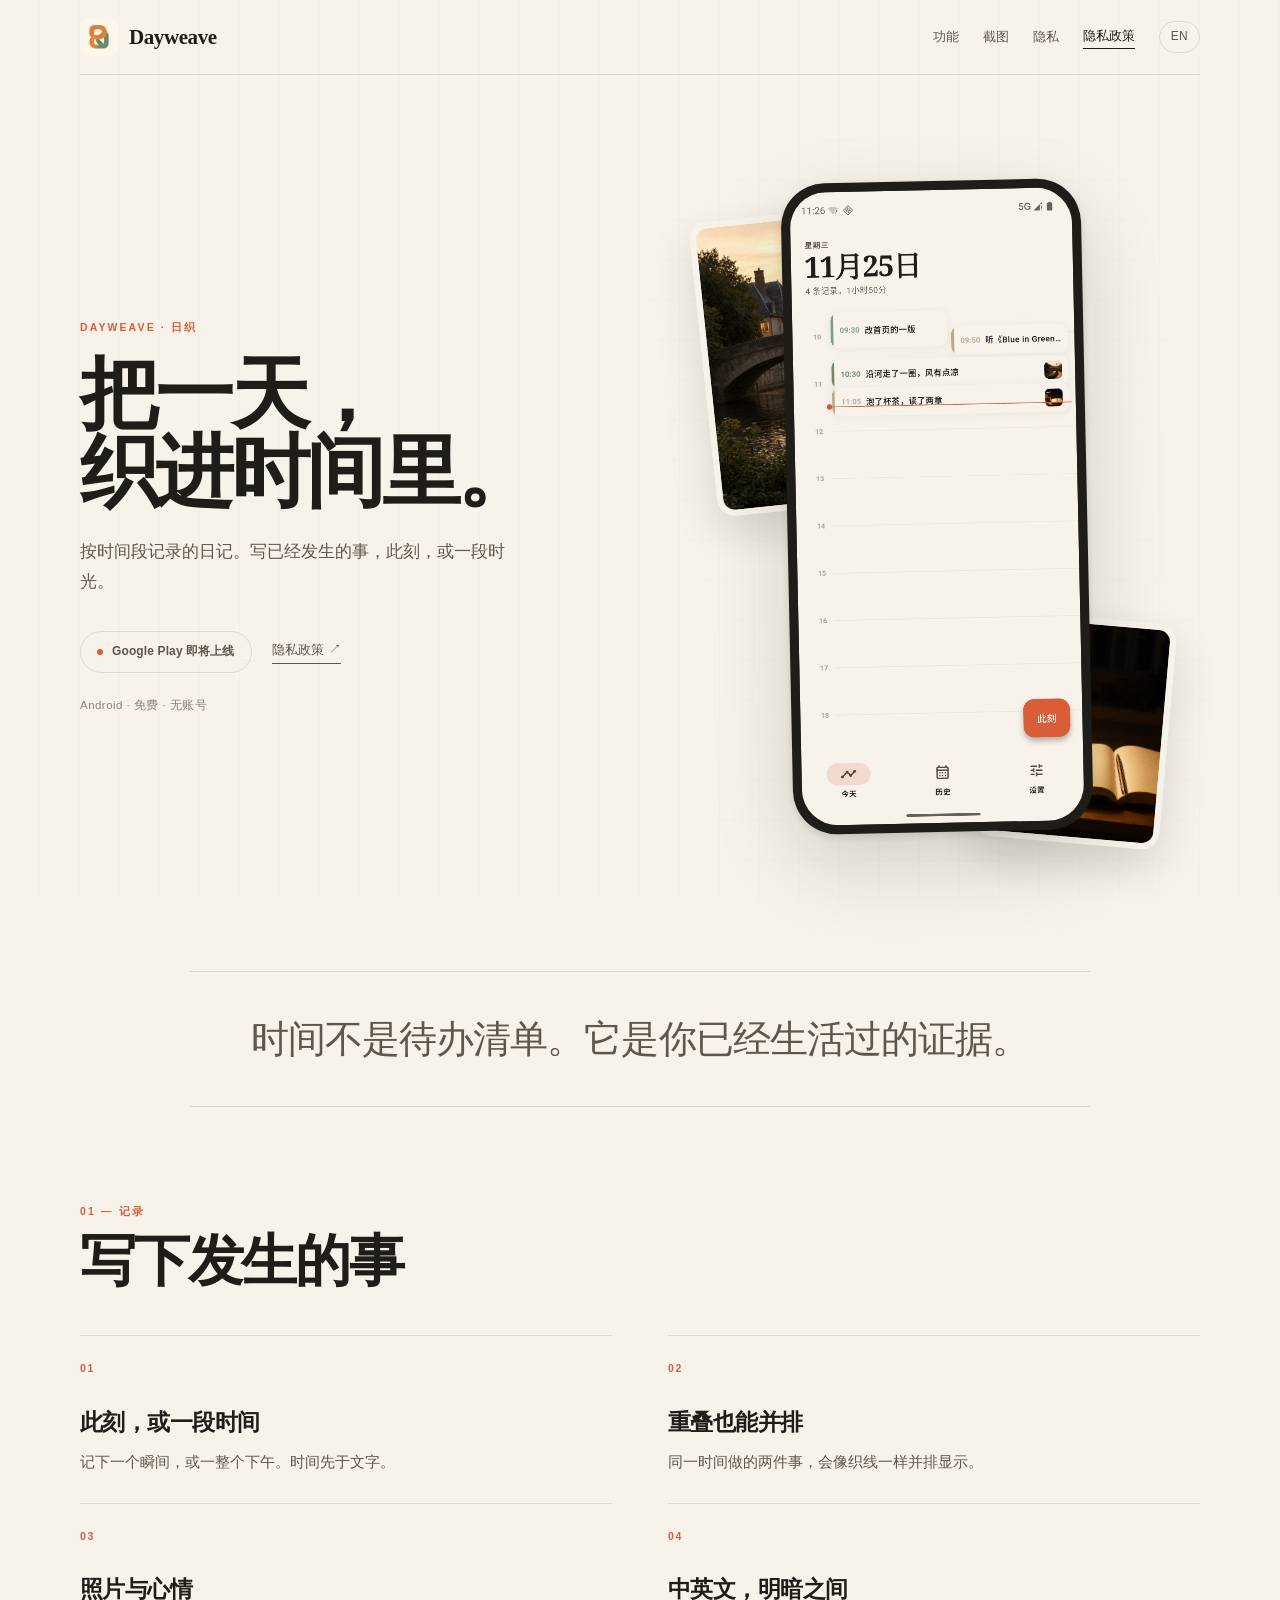
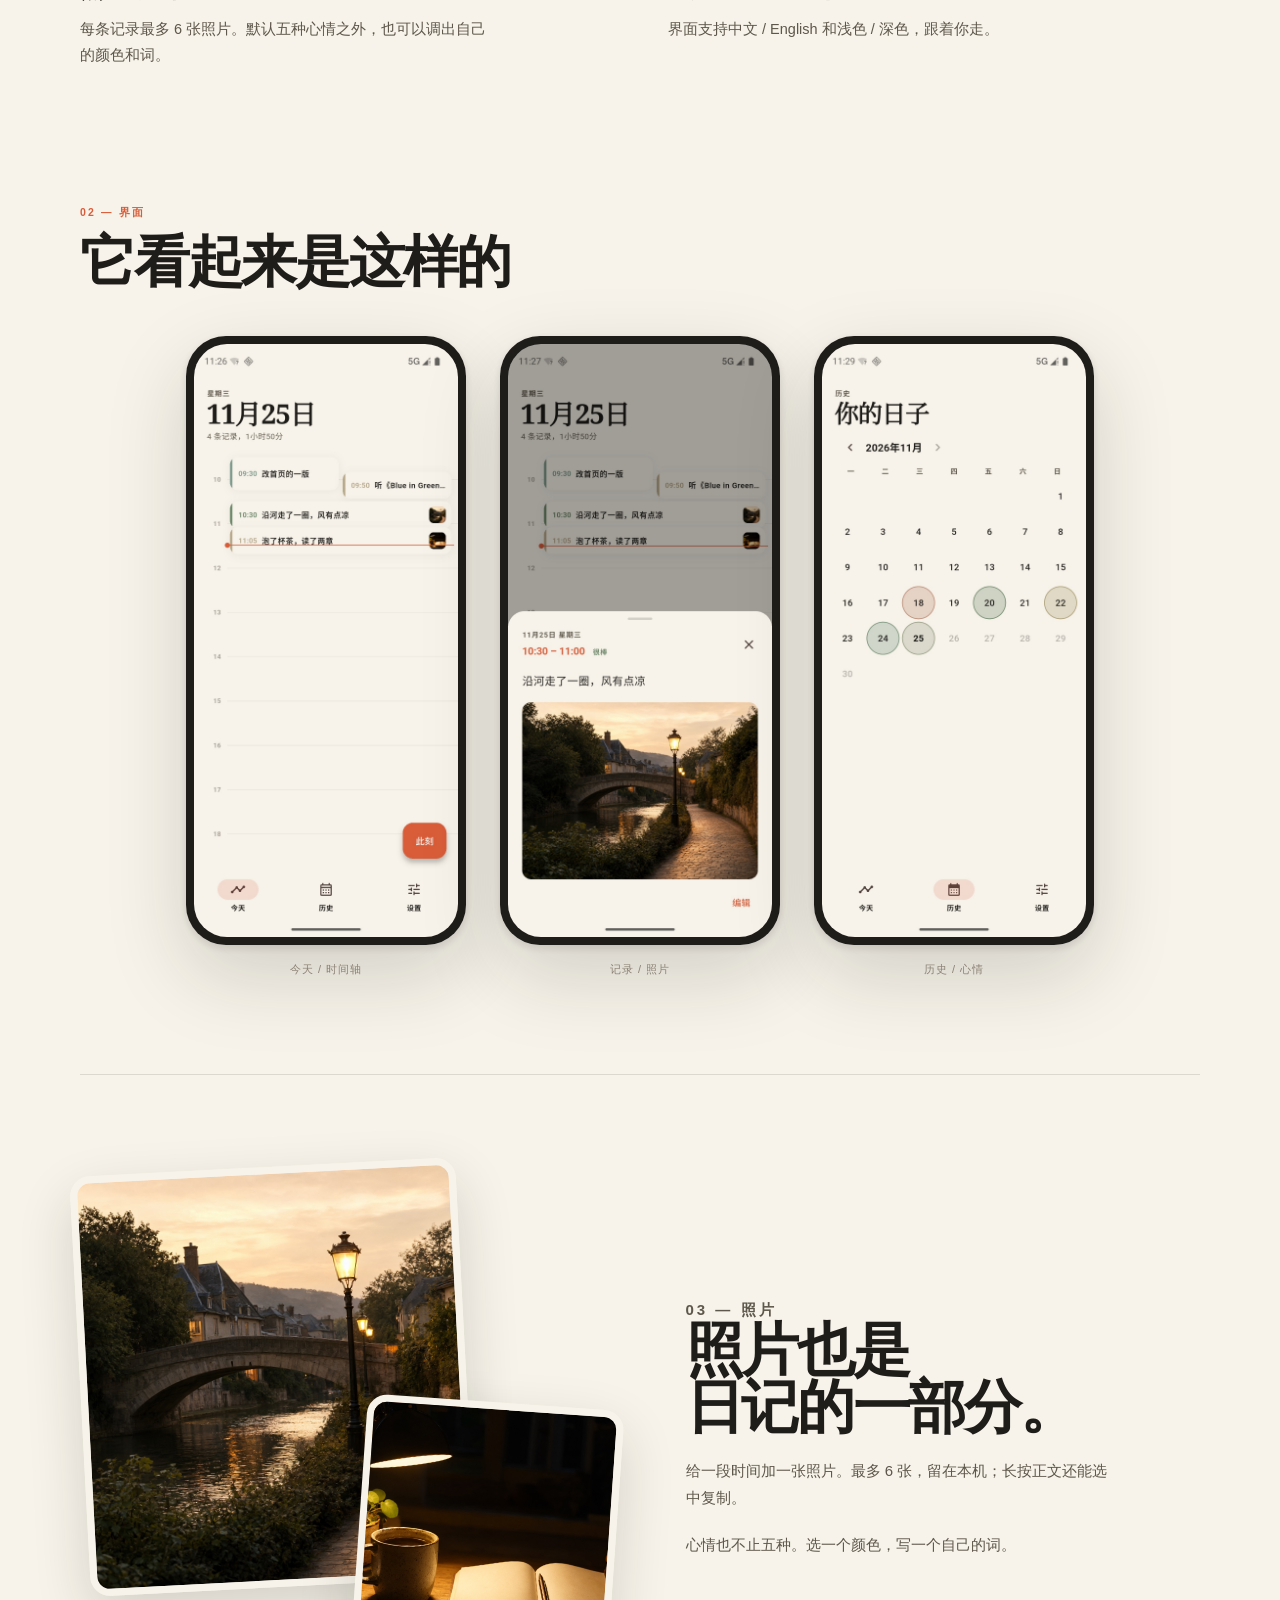
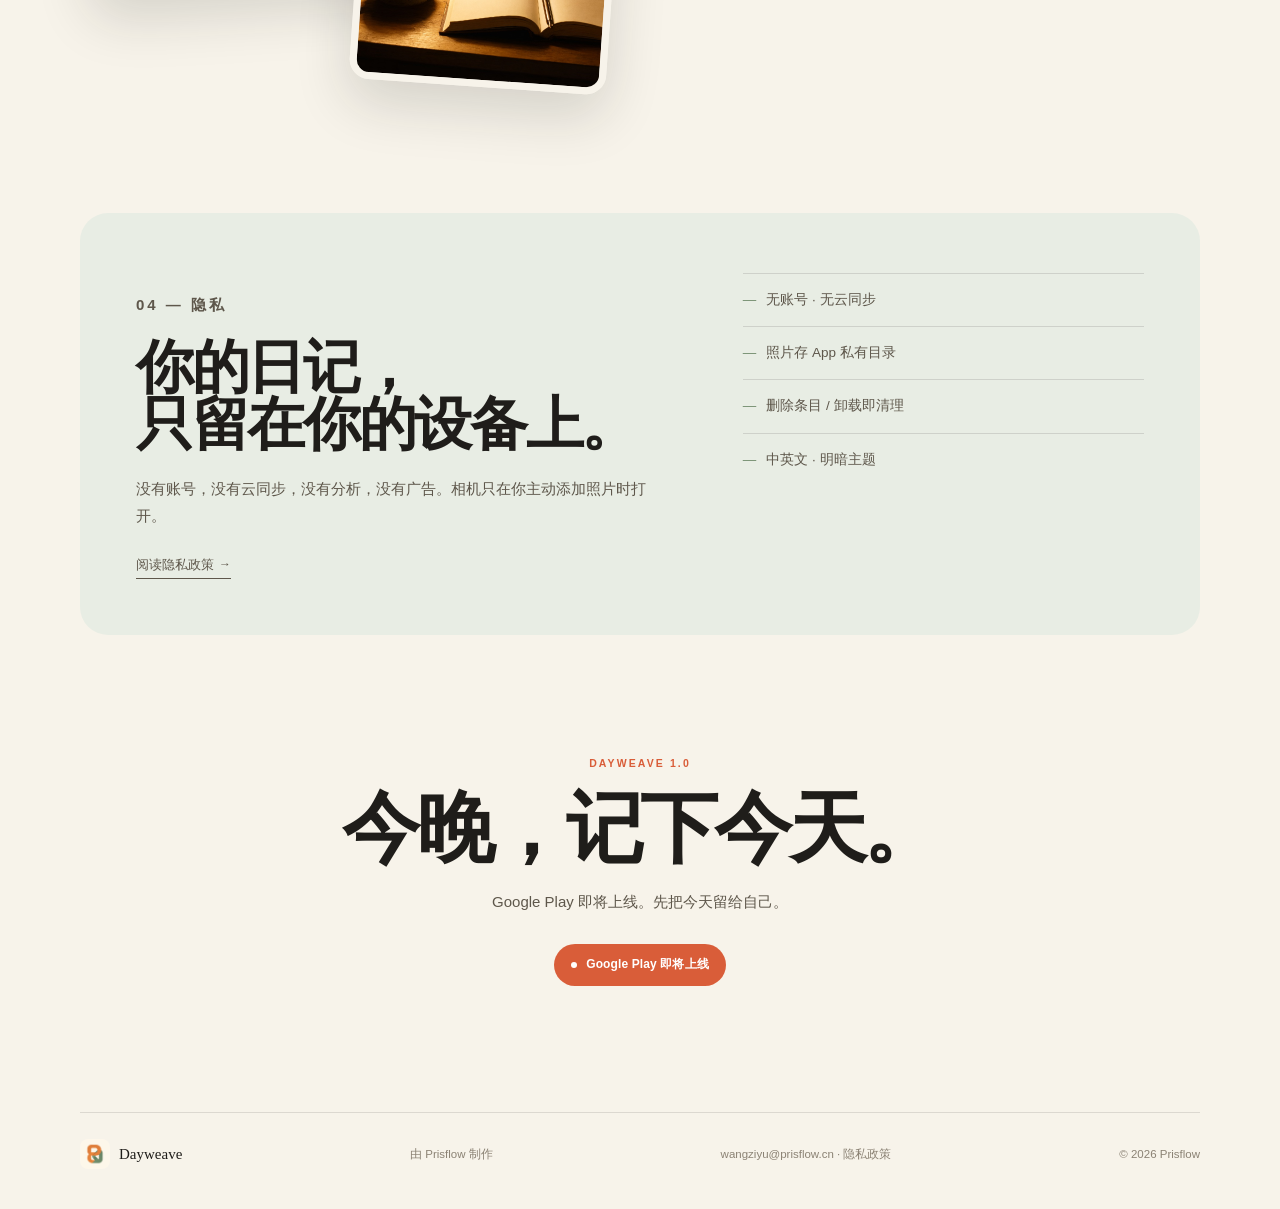
<file: index.html>
<!doctype html>
<html lang="zh-CN" data-lang="zh">
<head>
  <meta charset="utf-8">
  <meta name="viewport" content="width=device-width, initial-scale=1">
  <title>Dayweave · 日织 — 把一天，织进时间里</title>
  <meta name="description" content="Dayweave 日织：按时间块记录的日记。此刻或一段时光，照片与心情，重叠也能并排。Android 免费，无账号。">
  <meta name="theme-color" content="#F7F3EA">
  <meta property="og:type" content="website">
  <meta property="og:title" content="Dayweave · 日织">
  <meta property="og:description" content="把一天，织进时间里。A diary of time blocks.">
  <meta property="og:url" content="https://dayweave.prisflow.com/">
  <meta property="og:image" content="https://dayweave.prisflow.com/assets/brand/og.png">
  <link rel="icon" href="assets/brand/favicon.png" sizes="64x64">
  <link rel="apple-touch-icon" href="assets/brand/apple-touch-icon.png">
  <link rel="stylesheet" href="styles.css">
</head>
<body>
  <header class="site-header">
    <a class="brand" href="./" aria-label="Dayweave">
      <img src="assets/brand/mark-256.png" alt="" width="38" height="38">
      <span>Dayweave</span>
    </a>
    <nav class="site-nav" aria-label="Main">
      <a href="#features"><span class="zh">功能</span><span class="en">Features</span></a>
      <a href="#screens"><span class="zh">截图</span><span class="en">Screens</span></a>
      <a href="#privacy"><span class="zh">隐私</span><span class="en">Privacy</span></a>
      <a class="nav-policy" href="privacy/"><span class="zh">隐私政策</span><span class="en">Policy</span></a>
      <button id="lang-toggle" type="button" aria-label="Switch language">EN</button>
    </nav>
  </header>

  <main>
    <section class="hero" id="top">
      <div class="hero-copy">
        <p class="eyebrow">DAYWEAVE · 日织</p>
        <h1 class="display zh">把一天，<br>织进时间里。</h1>
        <h1 class="display en">Your day,<br>woven in time.</h1>
        <p class="lede zh">按时间段记录的日记。写已经发生的事，此刻，或一段时光。</p>
        <p class="lede en">A diary of time blocks. Record what happened — a moment, or a stretch of the day.</p>
        <div class="hero-actions">
          <span class="pill"><span class="dot" aria-hidden="true"></span><span class="zh">Google Play 即将上线</span><span class="en">Coming soon on Google Play</span></span>
          <a class="quiet-link" href="privacy/"><span class="zh">隐私政策</span><span class="en">Privacy policy</span><span aria-hidden="true">↗</span></a>
        </div>
        <p class="fineprint"><span class="zh">Android · 免费 · 无账号</span><span class="en">Android · Free · No account</span></p>
      </div>

      <div class="hero-art">
        <figure class="photo-card photo-river" aria-hidden="true">
          <img src="assets/photos/river-dusk.jpg" alt="">
        </figure>
        <div class="phone phone-main">
          <img src="assets/screenshots/today-zh.jpg" alt="Dayweave 今日时间轴 / Today timeline">
        </div>
        <figure class="photo-card photo-tea" aria-hidden="true">
          <img src="assets/photos/tea-notebook.jpg" alt="">
        </figure>
      </div>
    </section>

    <section class="manifesto">
      <p class="zh">时间不是待办清单。它是你已经生活过的证据。</p>
      <p class="en">Time is not a to-do list. It is evidence of a day lived.</p>
    </section>

    <section class="section" id="features">
      <div class="section-head">
        <p class="eyebrow">01 — <span class="zh">记录</span><span class="en">Record</span></p>
        <h2 class="display zh">写下发生的事</h2>
        <h2 class="display en">Write what happened</h2>
      </div>
      <div class="feature-grid">
        <article class="feature">
          <span class="num">01</span>
          <h3 class="zh">此刻，或一段时间</h3>
          <h3 class="en">A moment, or a range</h3>
          <p class="zh">记下一个瞬间，或一整个下午。时间先于文字。</p>
          <p class="en">Capture one instant, or a whole afternoon. Time comes before the words.</p>
        </article>
        <article class="feature">
          <span class="num">02</span>
          <h3 class="zh">重叠也能并排</h3>
          <h3 class="en">Overlaps sit side by side</h3>
          <p class="zh">同一时间做的两件事，会像织线一样并排显示。</p>
          <p class="en">Two things at once? They sit next to each other, like threads.</p>
        </article>
        <article class="feature">
          <span class="num">03</span>
          <h3 class="zh">照片与心情</h3>
          <h3 class="en">Photos and moods</h3>
          <p class="zh">每条记录最多 6 张照片。默认五种心情之外，也可以调出自己的颜色和词。</p>
          <p class="en">Up to six photos per entry. Beyond the five defaults, make a mood with your own color and word.</p>
        </article>
        <article class="feature">
          <span class="num">04</span>
          <h3 class="zh">中英文，明暗之间</h3>
          <h3 class="en">Chinese / English, light / dark</h3>
          <p class="zh">界面支持中文 / English 和浅色 / 深色，跟着你走。</p>
          <p class="en">The interface follows you, in either language and either light.</p>
        </article>
      </div>
    </section>

    <section class="section screens" id="screens">
      <div class="section-head">
        <p class="eyebrow">02 — <span class="zh">界面</span><span class="en">Interface</span></p>
        <h2 class="display zh">它看起来是这样的</h2>
        <h2 class="display en">This is what it looks like</h2>
      </div>
      <div class="phone-row">
        <figure class="phone-figure">
          <div class="phone"><img src="assets/screenshots/today-zh.jpg" alt="今日时间轴 / Today timeline" loading="lazy"></div>
          <figcaption><span class="zh">今天 / 时间轴</span><span class="en">Today / Timeline</span></figcaption>
        </figure>
        <figure class="phone-figure">
          <div class="phone"><img src="assets/screenshots/detail-zh.jpg" alt="带照片的记录详情 / Entry with photo" loading="lazy"></div>
          <figcaption><span class="zh">记录 / 照片</span><span class="en">Entry / Photo</span></figcaption>
        </figure>
        <figure class="phone-figure">
          <div class="phone"><img src="assets/screenshots/history-zh.jpg" alt="圆形心情月历 / Mood calendar" loading="lazy"></div>
          <figcaption><span class="zh">历史 / 心情</span><span class="en">History / Moods</span></figcaption>
        </figure>
      </div>
    </section>

    <section class="section photo-story">
      <div class="photo-stack">
        <figure class="photo-large">
          <img src="assets/photos/river-dusk.jpg" alt="暮色里的河岸" loading="lazy">
        </figure>
        <figure class="photo-small">
          <img src="assets/photos/tea-notebook.jpg" alt="夜晚的书桌与茶" loading="lazy">
        </figure>
      </div>
      <div class="photo-copy">
        <p class="eyebrow">03 — <span class="zh">照片</span><span class="en">Photos</span></p>
        <h2 class="display zh">照片也是<br>日记的一部分。</h2>
        <h2 class="display en">Photos are part<br>of the day.</h2>
        <p class="zh">给一段时间加一张照片。最多 6 张，留在本机；长按正文还能选中复制。</p>
        <p class="en">Add a photo to a time block. Up to six, kept on your device; long-press the text to copy it.</p>
        <p class="zh">心情也不止五种。选一个颜色，写一个自己的词。</p>
        <p class="en">Moods are not limited to five. Pick a color and write your own word.</p>
      </div>
    </section>

    <section class="section privacy-band" id="privacy">
      <div class="privacy-copy">
        <p class="eyebrow">04 — <span class="zh">隐私</span><span class="en">Privacy</span></p>
        <h2 class="display zh">你的日记，<br>只留在你的设备上。</h2>
        <h2 class="display en">Your diary stays<br>on your device.</h2>
        <p class="zh">没有账号，没有云同步，没有分析，没有广告。相机只在你主动添加照片时打开。</p>
        <p class="en">No account, no cloud sync, no analytics, no ads. The camera opens only when you add a photo.</p>
        <a class="quiet-link" href="privacy/"><span class="zh">阅读隐私政策</span><span class="en">Read the privacy policy</span><span aria-hidden="true">→</span></a>
      </div>
      <ul class="privacy-list">
        <li><span class="zh">无账号 · 无云同步</span><span class="en">No account · no cloud sync</span></li>
        <li><span class="zh">照片存 App 私有目录</span><span class="en">Photos stay in private storage</span></li>
        <li><span class="zh">删除条目 / 卸载即清理</span><span class="en">Delete an entry / uninstall to clear</span></li>
        <li><span class="zh">中英文 · 明暗主题</span><span class="en">Chinese / English · light / dark</span></li>
      </ul>
    </section>

    <section class="closing">
      <p class="eyebrow">DAYWEAVE 1.0</p>
      <h2 class="display zh">今晚，记下今天。</h2>
      <h2 class="display en">Tonight, write today down.</h2>
      <p class="zh">Google Play 即将上线。先把今天留给自己。</p>
      <p class="en">Coming soon to Google Play. Keep today for yourself.</p>
      <span class="pill"><span class="dot" aria-hidden="true"></span><span class="zh">Google Play 即将上线</span><span class="en">Coming soon on Google Play</span></span>
    </section>
  </main>

  <footer class="footer">
    <div class="footer-brand">
      <img src="assets/brand/mark-256.png" alt="" width="30" height="30">
      <span>Dayweave</span>
    </div>
    <p><span class="zh">由 Prisflow 制作</span><span class="en">Made by Prisflow</span></p>
    <p><a href="mailto:wangziyu@prisflow.cn">wangziyu@prisflow.cn</a> · <a href="privacy/"><span class="zh">隐私政策</span><span class="en">Privacy</span></a></p>
    <p>© 2026 Prisflow</p>
  </footer>

  <script src="app.js" defer></script>
</body>
</html>
</file>
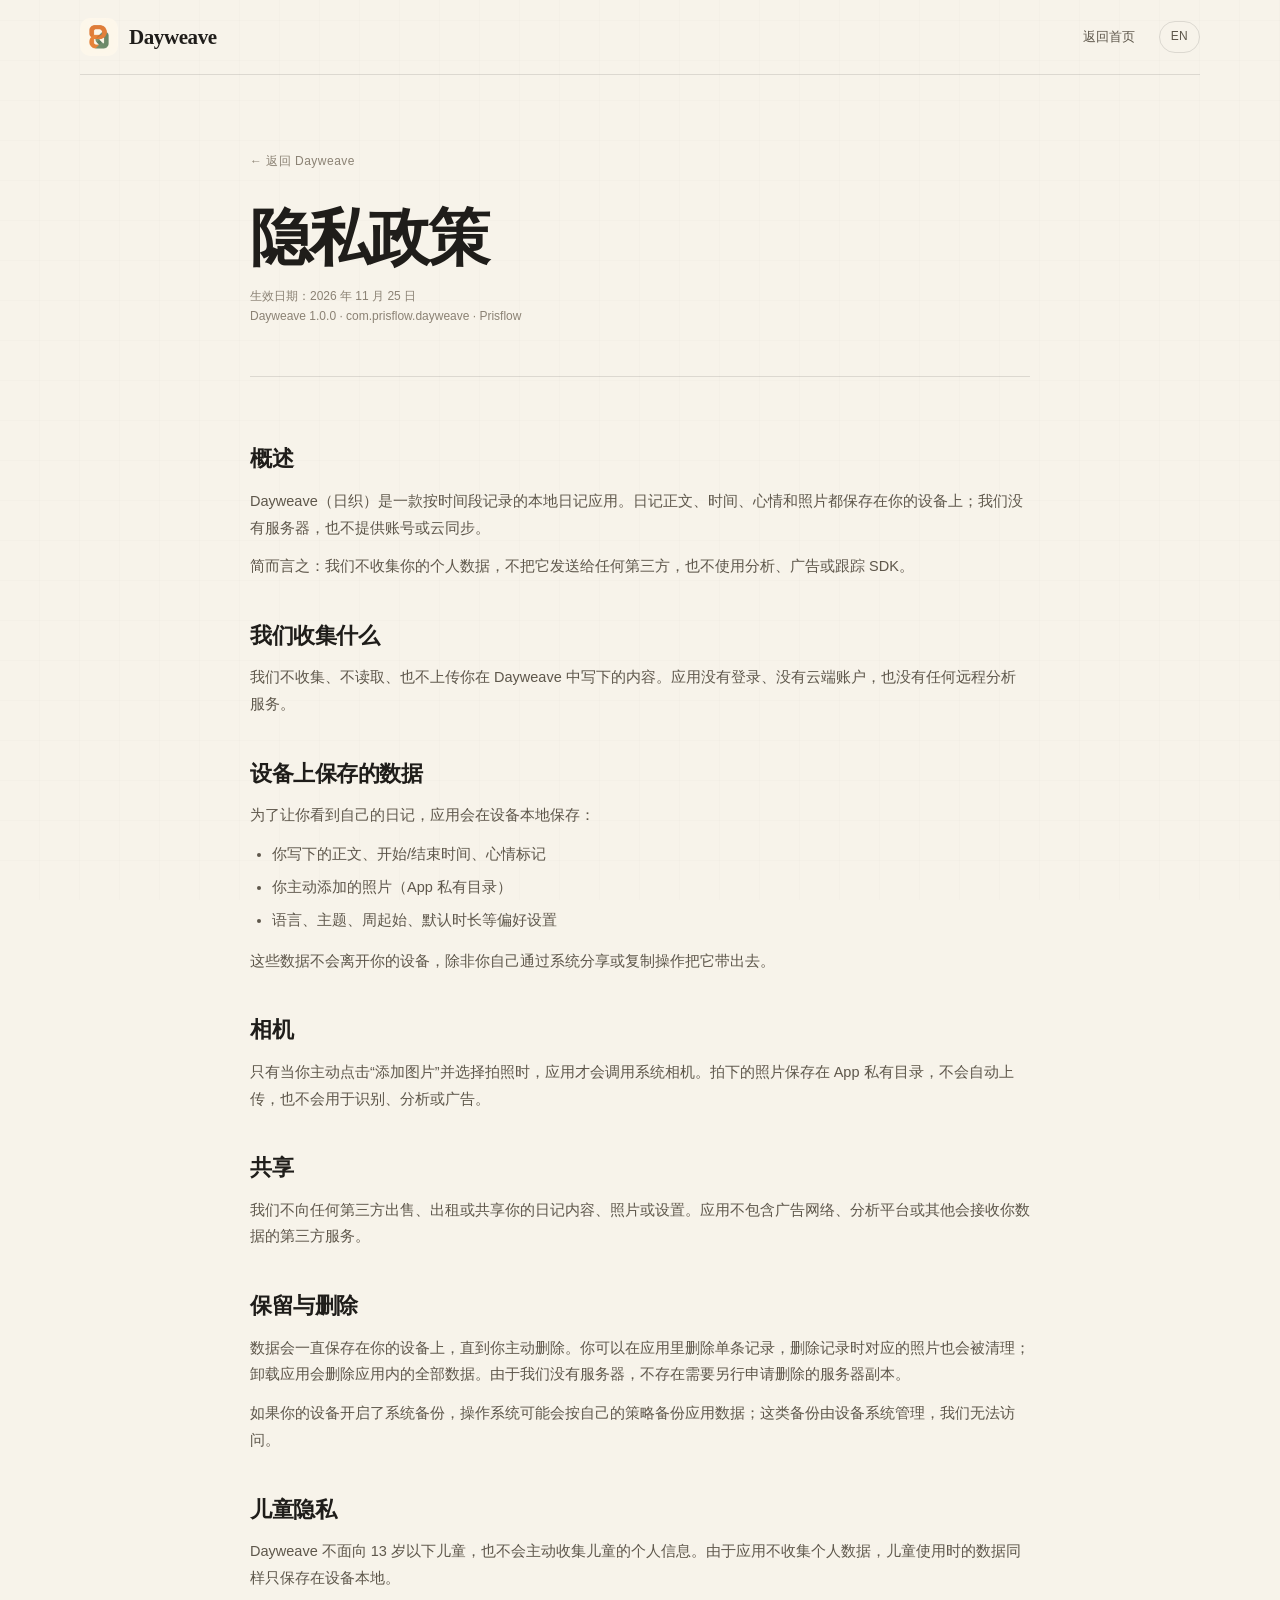
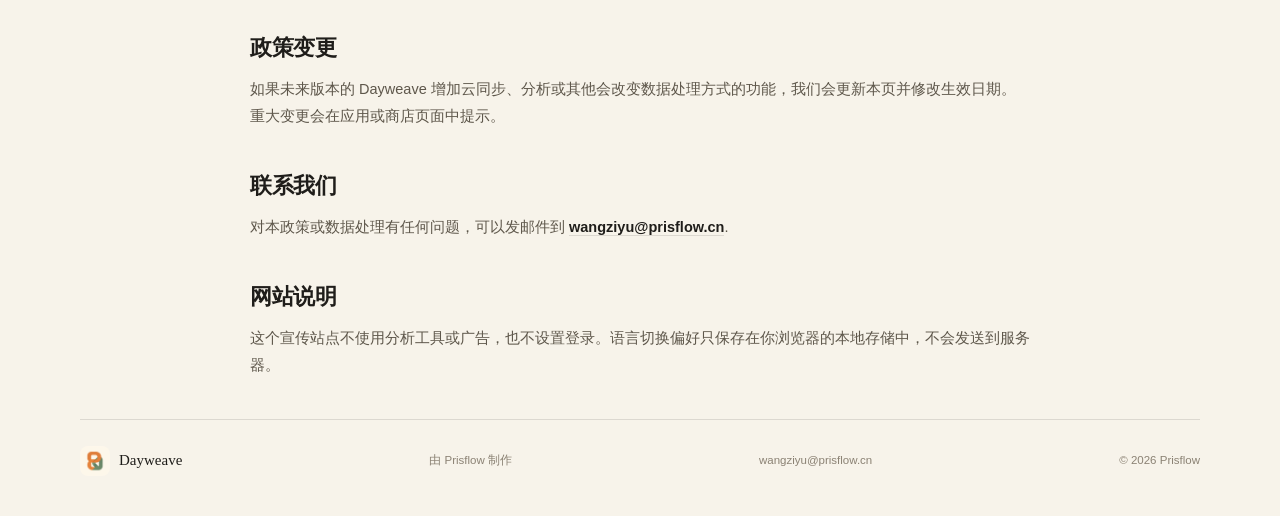
<file: privacy/index.html>
<!doctype html>
<html lang="zh-CN" data-lang="zh">
<head>
  <meta charset="utf-8">
  <meta name="viewport" content="width=device-width, initial-scale=1">
  <title>隐私政策 · Dayweave 日织</title>
  <meta name="description" content="Dayweave 日织的隐私政策：日记、照片与心情只保存在设备本地，不收集、不共享。">
  <meta name="theme-color" content="#F7F3EA">
  <meta name="robots" content="index,follow">
  <link rel="icon" href="../assets/brand/favicon.png" sizes="64x64">
  <link rel="apple-touch-icon" href="../assets/brand/apple-touch-icon.png">
  <link rel="stylesheet" href="../styles.css">
</head>
<body>
  <header class="site-header">
    <a class="brand" href="../" aria-label="Dayweave">
      <img src="../assets/brand/mark-256.png" alt="" width="38" height="38">
      <span>Dayweave</span>
    </a>
    <nav class="site-nav" aria-label="Main">
      <a href="../"><span class="zh">返回首页</span><span class="en">Back to home</span></a>
      <button id="lang-toggle" type="button" aria-label="Switch language">EN</button>
    </nav>
  </header>

  <main class="policy-wrap">
    <a class="back-link" href="../">← <span class="zh">返回 Dayweave</span><span class="en">Back to Dayweave</span></a>
    <h1><span class="zh">隐私政策</span><span class="en">Privacy Policy</span></h1>
    <p class="policy-meta">
      <span class="zh">生效日期：2026 年 11 月 25 日</span>
      <span class="en">Effective date: November 25, 2026</span>
      <br>
      Dayweave 1.0.0 · com.prisflow.dayweave · Prisflow
    </p>

    <div class="policy">
      <h2><span class="zh">概述</span><span class="en">Overview</span></h2>
      <p>
        <span class="zh">Dayweave（日织）是一款按时间段记录的本地日记应用。日记正文、时间、心情和照片都保存在你的设备上；我们没有服务器，也不提供账号或云同步。</span>
        <span class="en">Dayweave is a local diary app for recording your day in time blocks. Your entries, times, moods, and photos are stored on your device. We do not operate a server, and there is no account or cloud sync.</span>
      </p>
      <p>
        <span class="zh">简而言之：我们不收集你的个人数据，不把它发送给任何第三方，也不使用分析、广告或跟踪 SDK。</span>
        <span class="en">In short: we do not collect your personal data, send it to third parties, or use analytics, advertising, or tracking SDKs.</span>
      </p>

      <h2><span class="zh">我们收集什么</span><span class="en">What we collect</span></h2>
      <p>
        <span class="zh">我们不收集、不读取、也不上传你在 Dayweave 中写下的内容。应用没有登录、没有云端账户，也没有任何远程分析服务。</span>
        <span class="en">We do not collect, read, or upload what you write in Dayweave. The app has no sign-in, no cloud account, and no remote analytics service.</span>
      </p>

      <h2><span class="zh">设备上保存的数据</span><span class="en">Data stored on your device</span></h2>
      <p>
        <span class="zh">为了让你看到自己的日记，应用会在设备本地保存：</span>
        <span class="en">To show your diary back to you, the app stores the following locally on your device:</span>
      </p>
      <ul>
        <li><span class="zh">你写下的正文、开始/结束时间、心情标记</span><span class="en">The text, start/end times, and mood you record</span></li>
        <li><span class="zh">你主动添加的照片（App 私有目录）</span><span class="en">Photos you choose to add (in the app's private storage)</span></li>
        <li><span class="zh">语言、主题、周起始、默认时长等偏好设置</span><span class="en">Preferences such as language, theme, week start, and default length</span></li>
      </ul>
      <p>
        <span class="zh">这些数据不会离开你的设备，除非你自己通过系统分享或复制操作把它带出去。</span>
        <span class="en">This data does not leave your device unless you intentionally take it out through the system share or copy actions.</span>
      </p>

      <h2><span class="zh">相机</span><span class="en">Camera</span></h2>
      <p>
        <span class="zh">只有当你主动点击“添加图片”并选择拍照时，应用才会调用系统相机。拍下的照片保存在 App 私有目录，不会自动上传，也不会用于识别、分析或广告。</span>
        <span class="en">The app opens the system camera only when you tap “Add photo” and choose to take a picture. The photo is saved in the app's private storage; it is not uploaded automatically and is not used for recognition, analytics, or advertising.</span>
      </p>

      <h2><span class="zh">共享</span><span class="en">Sharing</span></h2>
      <p>
        <span class="zh">我们不向任何第三方出售、出租或共享你的日记内容、照片或设置。应用不包含广告网络、分析平台或其他会接收你数据的第三方服务。</span>
        <span class="en">We do not sell, rent, or share your diary content, photos, or settings with any third party. The app contains no ad networks, analytics platforms, or other third-party services that receive your data.</span>
      </p>

      <h2><span class="zh">保留与删除</span><span class="en">Retention and deletion</span></h2>
      <p>
        <span class="zh">数据会一直保存在你的设备上，直到你主动删除。你可以在应用里删除单条记录，删除记录时对应的照片也会被清理；卸载应用会删除应用内的全部数据。由于我们没有服务器，不存在需要另行申请删除的服务器副本。</span>
        <span class="en">Data remains on your device until you delete it. You can delete individual entries in the app, and the photos attached to an entry are removed with it. Uninstalling the app removes all app data. Because we do not operate a server, there is no server-side copy to request deletion of.</span>
      </p>
      <p>
        <span class="zh">如果你的设备开启了系统备份，操作系统可能会按自己的策略备份应用数据；这类备份由设备系统管理，我们无法访问。</span>
        <span class="en">If your device has system backup enabled, the operating system may back up app data according to its own policy. Those backups are managed by your device's operating system, and we cannot access them.</span>
      </p>

      <h2><span class="zh">儿童隐私</span><span class="en">Children's privacy</span></h2>
      <p>
        <span class="zh">Dayweave 不面向 13 岁以下儿童，也不会主动收集儿童的个人信息。由于应用不收集个人数据，儿童使用时的数据同样只保存在设备本地。</span>
        <span class="en">Dayweave is not directed to children under 13 and does not knowingly collect personal information from children. Because the app does not collect personal data, any data created by a child also stays locally on the device.</span>
      </p>

      <h2><span class="zh">政策变更</span><span class="en">Changes to this policy</span></h2>
      <p>
        <span class="zh">如果未来版本的 Dayweave 增加云同步、分析或其他会改变数据处理方式的功能，我们会更新本页并修改生效日期。重大变更会在应用或商店页面中提示。</span>
        <span class="en">If a future version of Dayweave adds cloud sync, analytics, or another feature that changes how data is handled, we will update this page and revise the effective date. Material changes will be noted in the app or on the store listing.</span>
      </p>

      <h2><span class="zh">联系我们</span><span class="en">Contact</span></h2>
      <p>
        <span class="zh">对本政策或数据处理有任何问题，可以发邮件到</span>
        <span class="en">If you have any questions about this policy or data handling, email</span>
        <a class="contact" href="mailto:wangziyu@prisflow.cn">wangziyu@prisflow.cn</a>.
      </p>

      <h2><span class="zh">网站说明</span><span class="en">About this website</span></h2>
      <p>
        <span class="zh">这个宣传站点不使用分析工具或广告，也不设置登录。语言切换偏好只保存在你浏览器的本地存储中，不会发送到服务器。</span>
        <span class="en">This marketing site does not use analytics or advertising and has no sign-in. The language preference is stored only in your browser's local storage and is not sent to a server.</span>
      </p>
    </div>
  </main>

  <footer class="footer">
    <div class="footer-brand">
      <img src="../assets/brand/mark-256.png" alt="" width="30" height="30">
      <span>Dayweave</span>
    </div>
    <p><span class="zh">由 Prisflow 制作</span><span class="en">Made by Prisflow</span></p>
    <p><a href="mailto:wangziyu@prisflow.cn">wangziyu@prisflow.cn</a></p>
    <p>© 2026 Prisflow</p>
  </footer>

  <script src="../app.js" defer></script>
</body>
</html>
</file>
<file: styles.css>
:root {
  --paper: #f7f3ea;
  --paper-deep: #efe8da;
  --ink: #1f1d1a;
  --ink-soft: #5e574b;
  --ink-faint: #8b8274;
  --accent: #d95d39;
  --sage: #6f8a6a;
  --sage-wash: #e8ede4;
  --line: rgba(31, 29, 26, 0.12);
  --line-soft: rgba(31, 29, 26, 0.07);
  --max: 1120px;
  --serif: "Iowan Old Style", "Palatino Linotype", "Songti SC", "Noto Serif SC", Georgia, serif;
  --sans: -apple-system, BlinkMacSystemFont, "PingFang SC", "Hiragino Sans GB", "Segoe UI", sans-serif;
}

* {
  box-sizing: border-box;
}

html {
  scroll-behavior: smooth;
}

body {
  margin: 0;
  background: var(--paper);
  color: var(--ink);
  font-family: var(--sans);
  font-size: 16px;
  line-height: 1.65;
  -webkit-font-smoothing: antialiased;
  text-rendering: optimizeLegibility;
}

body::before {
  content: "";
  position: fixed;
  inset: 0;
  z-index: 0;
  pointer-events: none;
  opacity: 0.55;
  background-image:
    repeating-linear-gradient(90deg, transparent 0 39px, rgba(31, 29, 26, 0.028) 39px 40px),
    repeating-linear-gradient(0deg, transparent 0 39px, rgba(31, 29, 26, 0.022) 39px 40px);
}

main,
.site-header,
.footer {
  position: relative;
  z-index: 1;
}

img {
  display: block;
  max-width: 100%;
}

a {
  color: inherit;
  text-decoration: none;
}

button {
  font: inherit;
  color: inherit;
}

::selection {
  background: rgba(217, 93, 57, 0.22);
}

:focus-visible {
  outline: 2px solid var(--accent);
  outline-offset: 3px;
}

html[data-lang="zh"] .en {
  display: none !important;
}

html[data-lang="en"] .zh {
  display: none !important;
}

.site-header {
  display: flex;
  align-items: center;
  justify-content: space-between;
  gap: 24px;
  width: min(var(--max), calc(100% - 48px));
  margin: 0 auto;
  padding: 18px 0;
  border-bottom: 1px solid var(--line);
}

.brand {
  display: inline-flex;
  align-items: center;
  gap: 11px;
  font-family: var(--serif);
  font-size: 21px;
  font-weight: 600;
  letter-spacing: -0.02em;
}

.brand img {
  width: 38px;
  height: 38px;
  border-radius: 10px;
}

.site-nav {
  display: flex;
  align-items: center;
  gap: 24px;
  font-size: 13px;
  color: var(--ink-soft);
}

.site-nav a {
  transition: color 0.2s ease;
}

.site-nav a:hover {
  color: var(--ink);
}

.nav-policy {
  padding-bottom: 2px;
  border-bottom: 1px solid var(--ink);
  color: var(--ink);
}

#lang-toggle {
  padding: 5px 11px;
  border: 1px solid var(--line);
  border-radius: 999px;
  background: transparent;
  cursor: pointer;
  font-size: 12px;
  letter-spacing: 0.02em;
  transition: border-color 0.2s ease, color 0.2s ease;
}

#lang-toggle:hover {
  border-color: var(--ink);
}

.hero {
  display: grid;
  grid-template-columns: minmax(0, 1.02fr) minmax(0, 0.98fr);
  align-items: center;
  gap: 48px;
  width: min(var(--max), calc(100% - 48px));
  margin: 0 auto;
  padding: 82px 0 62px;
}

.eyebrow {
  margin: 0 0 19px;
  color: var(--accent);
  font-size: 10.5px;
  font-weight: 700;
  letter-spacing: 0.2em;
  text-transform: uppercase;
}

.display {
  margin: 0;
  font-family: var(--serif);
  font-size: clamp(48px, 6.2vw, 84px);
  font-weight: 600;
  line-height: 0.98;
  letter-spacing: -0.045em;
}

.hero .display {
  max-width: 600px;
}

.lede {
  max-width: 440px;
  margin: 26px 0 0;
  color: var(--ink-soft);
  font-size: 17px;
  line-height: 1.75;
}

.hero-actions {
  display: flex;
  align-items: center;
  flex-wrap: wrap;
  gap: 20px;
  margin-top: 34px;
}

.pill {
  display: inline-flex;
  align-items: center;
  gap: 9px;
  padding: 10px 16px;
  border: 1px solid var(--line);
  border-radius: 999px;
  color: var(--ink-soft);
  font-size: 12px;
  font-weight: 600;
  letter-spacing: 0.01em;
}

.pill .dot {
  width: 6px;
  height: 6px;
  border-radius: 50%;
  background: var(--accent);
}

.quiet-link {
  display: inline-flex;
  align-items: center;
  gap: 5px;
  padding-bottom: 2px;
  border-bottom: 1px solid currentColor;
  color: var(--ink-soft);
  font-size: 13px;
  transition: color 0.2s ease;
}

.quiet-link:hover {
  color: var(--ink);
}

.quiet-link span[aria-hidden] {
  font-size: 12px;
}

.fineprint {
  margin: 23px 0 0;
  color: var(--ink-faint);
  font-size: 11.5px;
  letter-spacing: 0.04em;
}

.hero-art {
  position: relative;
  min-height: 720px;
}

.phone {
  width: 100%;
  padding: 9px;
  border-radius: 44px;
  background: var(--ink);
  box-shadow:
    0 30px 80px rgba(31, 29, 26, 0.17),
    0 3px 8px rgba(31, 29, 26, 0.12);
}

.phone img {
  width: 100%;
  height: auto;
  border-radius: 36px;
}

.phone-main {
  position: absolute;
  top: 24px;
  left: 50%;
  z-index: 2;
  width: 300px;
  transform: translateX(-50%) rotate(-1.2deg);
}

.photo-card {
  position: absolute;
  overflow: hidden;
  border: 6px solid var(--paper);
  border-radius: 18px;
  box-shadow: 0 18px 45px rgba(31, 29, 26, 0.14);
}

.photo-card img {
  width: 100%;
  height: 100%;
  object-fit: cover;
}

.photo-river {
  top: 38px;
  left: -12px;
  width: 235px;
  height: 295px;
  transform: rotate(-6deg);
}

.photo-tea {
  right: -8px;
  bottom: 18px;
  width: 185px;
  height: 226px;
  transform: rotate(5deg);
}

.manifesto {
  width: min(900px, calc(100% - 48px));
  margin: 32px auto 0;
  padding: 42px 0;
  border-top: 1px solid var(--line);
  border-bottom: 1px solid var(--line);
  color: var(--ink-soft);
  font-family: var(--serif);
  font-size: clamp(25px, 3.4vw, 38px);
  line-height: 1.32;
  letter-spacing: -0.025em;
  text-align: center;
}

.manifesto p {
  margin: 0;
}

.section {
  width: min(var(--max), calc(100% - 48px));
  margin: 0 auto;
  padding: 96px 0;
}

.section-head {
  margin-bottom: 46px;
}

.section-head .eyebrow {
  margin-bottom: 14px;
}

.section-head .display {
  font-size: clamp(36px, 4.5vw, 56px);
  letter-spacing: -0.04em;
}

.feature-grid {
  display: grid;
  grid-template-columns: repeat(2, minmax(0, 1fr));
  column-gap: 56px;
}

.feature {
  padding: 24px 0 28px;
  border-top: 1px solid var(--line);
}

.feature .num {
  display: block;
  margin-bottom: 26px;
  color: var(--accent);
  font-size: 10.5px;
  font-weight: 700;
  letter-spacing: 0.16em;
}

.feature h3 {
  margin: 0 0 8px;
  font-family: var(--serif);
  font-size: 23px;
  font-weight: 600;
  letter-spacing: -0.025em;
}

.feature p {
  max-width: 420px;
  margin: 0;
  color: var(--ink-soft);
  font-size: 14.5px;
  line-height: 1.75;
}

.screens {
  padding-top: 12px;
}

.phone-row {
  display: flex;
  align-items: flex-start;
  justify-content: center;
  gap: 34px;
}

.phone-figure {
  flex: 0 1 280px;
  margin: 0;
}

.phone-figure .phone {
  padding: 8px;
  border-radius: 40px;
}

.phone-figure .phone img {
  border-radius: 33px;
}

.phone-figure figcaption {
  margin-top: 15px;
  color: var(--ink-faint);
  font-size: 11px;
  letter-spacing: 0.08em;
  text-align: center;
  text-transform: uppercase;
}

.photo-story {
  display: grid;
  grid-template-columns: 1.02fr 0.98fr;
  align-items: center;
  gap: 70px;
  padding-top: 72px;
  border-top: 1px solid var(--line);
}

.photo-stack {
  position: relative;
  min-height: 540px;
}

.photo-large,
.photo-small {
  position: absolute;
  margin: 0;
  overflow: hidden;
  border: 7px solid var(--paper);
  border-radius: 20px;
  box-shadow: 0 22px 55px rgba(31, 29, 26, 0.16);
}

.photo-large {
  top: 20px;
  left: 0;
  width: 72%;
  height: 420px;
  transform: rotate(-3deg);
}

.photo-small {
  right: 0;
  bottom: 0;
  width: 48%;
  height: 285px;
  transform: rotate(4deg);
}

.photo-large img,
.photo-small img {
  width: 100%;
  height: 100%;
  object-fit: cover;
}

.photo-copy .display {
  font-size: clamp(38px, 4.8vw, 58px);
  letter-spacing: -0.04em;
}

.photo-copy p {
  max-width: 430px;
  margin: 20px 0 0;
  color: var(--ink-soft);
  font-size: 15px;
  line-height: 1.8;
}

.privacy-band {
  display: grid;
  grid-template-columns: 1.15fr 0.85fr;
  gap: 64px;
  align-items: start;
  margin-top: 30px;
  padding: 56px;
  border-radius: 28px;
  background: var(--sage-wash);
}

.privacy-copy .display {
  font-size: clamp(38px, 4.8vw, 58px);
  letter-spacing: -0.04em;
}

.privacy-copy p {
  max-width: 520px;
  margin: 22px 0;
  color: var(--ink-soft);
  font-size: 15px;
  line-height: 1.8;
}

.privacy-list {
  margin: 4px 0 0;
  padding: 0;
  list-style: none;
}

.privacy-list li {
  padding: 15px 0;
  border-top: 1px solid rgba(31, 29, 26, 0.13);
  color: var(--ink-soft);
  font-size: 13.5px;
}

.privacy-list li::before {
  content: "—";
  margin-right: 10px;
  color: var(--sage);
}

.closing {
  padding: 120px 24px 126px;
  text-align: center;
}

.closing .display {
  font-size: clamp(46px, 6.4vw, 78px);
  letter-spacing: -0.045em;
}

.closing p:not(.eyebrow) {
  margin: 22px auto 0;
  color: var(--ink-soft);
  font-size: 15px;
}

.closing .pill {
  margin-top: 30px;
  border-color: transparent;
  background: var(--accent);
  color: #fff;
}

.closing .pill .dot {
  background: #fff;
}

.footer {
  display: flex;
  align-items: center;
  flex-wrap: wrap;
  justify-content: space-between;
  gap: 14px 28px;
  width: min(var(--max), calc(100% - 48px));
  margin: 0 auto;
  padding: 26px 0 40px;
  border-top: 1px solid var(--line);
  color: var(--ink-faint);
  font-size: 11.5px;
}

.footer p {
  margin: 0;
}

.footer-brand {
  display: inline-flex;
  align-items: center;
  gap: 9px;
  color: var(--ink);
  font-family: var(--serif);
  font-size: 15px;
}

.footer-brand img {
  width: 30px;
  height: 30px;
  border-radius: 8px;
}

.footer a {
  border-bottom: 1px solid transparent;
}

.footer a:hover {
  color: var(--ink);
  border-bottom-color: var(--ink);
}

/* Privacy page */

.policy-wrap {
  width: min(780px, calc(100% - 48px));
  margin: 0 auto;
  padding: 72px 0 28px;
}

.back-link {
  display: inline-block;
  margin-bottom: 35px;
  color: var(--ink-faint);
  font-size: 12px;
  letter-spacing: 0.04em;
}

.back-link:hover {
  color: var(--ink);
}

.policy-wrap h1 {
  margin: 0;
  font-family: var(--serif);
  font-size: clamp(42px, 6vw, 62px);
  font-weight: 600;
  line-height: 1;
  letter-spacing: -0.045em;
}

.policy-meta {
  margin: 18px 0 0;
  color: var(--ink-faint);
  font-size: 12px;
}

.policy {
  margin-top: 50px;
  padding-top: 26px;
  border-top: 1px solid var(--line);
}

.policy h2 {
  margin: 38px 0 10px;
  font-family: var(--serif);
  font-size: 22px;
  font-weight: 600;
  letter-spacing: -0.02em;
}

.policy p,
.policy li {
  color: var(--ink-soft);
  font-size: 14.5px;
  line-height: 1.85;
}

.policy p {
  margin: 0 0 12px;
}

.policy ul {
  margin: 0 0 14px;
  padding-left: 22px;
}

.policy li {
  margin-bottom: 6px;
}

.policy a {
  border-bottom: 1px solid var(--line);
}

.policy a:hover {
  border-bottom-color: var(--ink);
}

.policy .contact {
  color: var(--ink);
  font-weight: 600;
}

@media (max-width: 900px) {
  .hero {
    grid-template-columns: 1fr;
    gap: 28px;
    padding-top: 52px;
  }

  .hero .display {
    font-size: clamp(48px, 11vw, 70px);
  }

  .lede {
    font-size: 16px;
  }

  .hero-art {
    min-height: 610px;
    margin-top: 12px;
  }

  .phone-main {
    width: 260px;
  }

  .photo-river {
    top: 10px;
    left: 0;
    width: 185px;
    height: 235px;
  }

  .photo-tea {
    right: 0;
    bottom: 14px;
    width: 145px;
    height: 180px;
  }

  .feature-grid {
    grid-template-columns: 1fr;
  }

  .phone-row {
    justify-content: flex-start;
    gap: 22px;
    overflow-x: auto;
    padding-bottom: 18px;
    scrollbar-width: none;
  }

  .phone-row::-webkit-scrollbar {
    display: none;
  }

  .phone-figure {
    flex: 0 0 238px;
  }

  .photo-story {
    grid-template-columns: 1fr;
    gap: 40px;
  }

  .photo-stack {
    min-height: 460px;
  }

  .photo-large {
    height: 350px;
  }

  .photo-small {
    height: 235px;
  }

  .privacy-band {
    grid-template-columns: 1fr;
    gap: 34px;
    padding: 34px;
  }

  .footer {
    align-items: flex-start;
    flex-direction: column;
  }
}

@media (max-width: 680px) {
  .site-header {
    width: calc(100% - 36px);
    padding: 15px 0;
  }

  .site-nav {
    gap: 14px;
  }

  .site-nav a:not(.nav-policy) {
    display: none;
  }

  .brand {
    font-size: 19px;
  }

  .brand img {
    width: 33px;
    height: 33px;
  }

  .hero,
  .section,
  .manifesto,
  .footer {
    width: calc(100% - 36px);
  }

  .hero {
    padding-top: 40px;
    padding-bottom: 38px;
  }

  .hero .display {
    font-size: clamp(44px, 13vw, 60px);
  }

  .hero-actions {
    align-items: flex-start;
    flex-direction: column;
    gap: 16px;
  }

  .hero-art {
    min-height: 545px;
  }

  .phone-main {
    width: 232px;
  }

  .photo-river {
    width: 155px;
    height: 200px;
  }

  .photo-tea {
    width: 122px;
    height: 154px;
  }

  .manifesto {
    margin-top: 6px;
    padding: 32px 0;
    font-size: 25px;
    text-align: left;
  }

  .section {
    padding: 64px 0;
  }

  .section-head {
    margin-bottom: 30px;
  }

  .section-head .display {
    font-size: 38px;
  }

  .feature .num {
    margin-bottom: 16px;
  }

  .photo-stack {
    min-height: 390px;
  }

  .photo-large {
    height: 300px;
  }

  .photo-small {
    height: 200px;
  }

  .photo-copy .display,
  .privacy-copy .display {
    font-size: 38px;
  }

  .privacy-band {
    margin-top: 0;
    padding: 28px 24px;
    border-radius: 20px;
  }

  .closing {
    padding: 82px 20px 88px;
  }

  .closing .display {
    font-size: clamp(42px, 12vw, 58px);
  }

  .policy-wrap {
    width: calc(100% - 36px);
    padding-top: 48px;
  }
}
</file>
